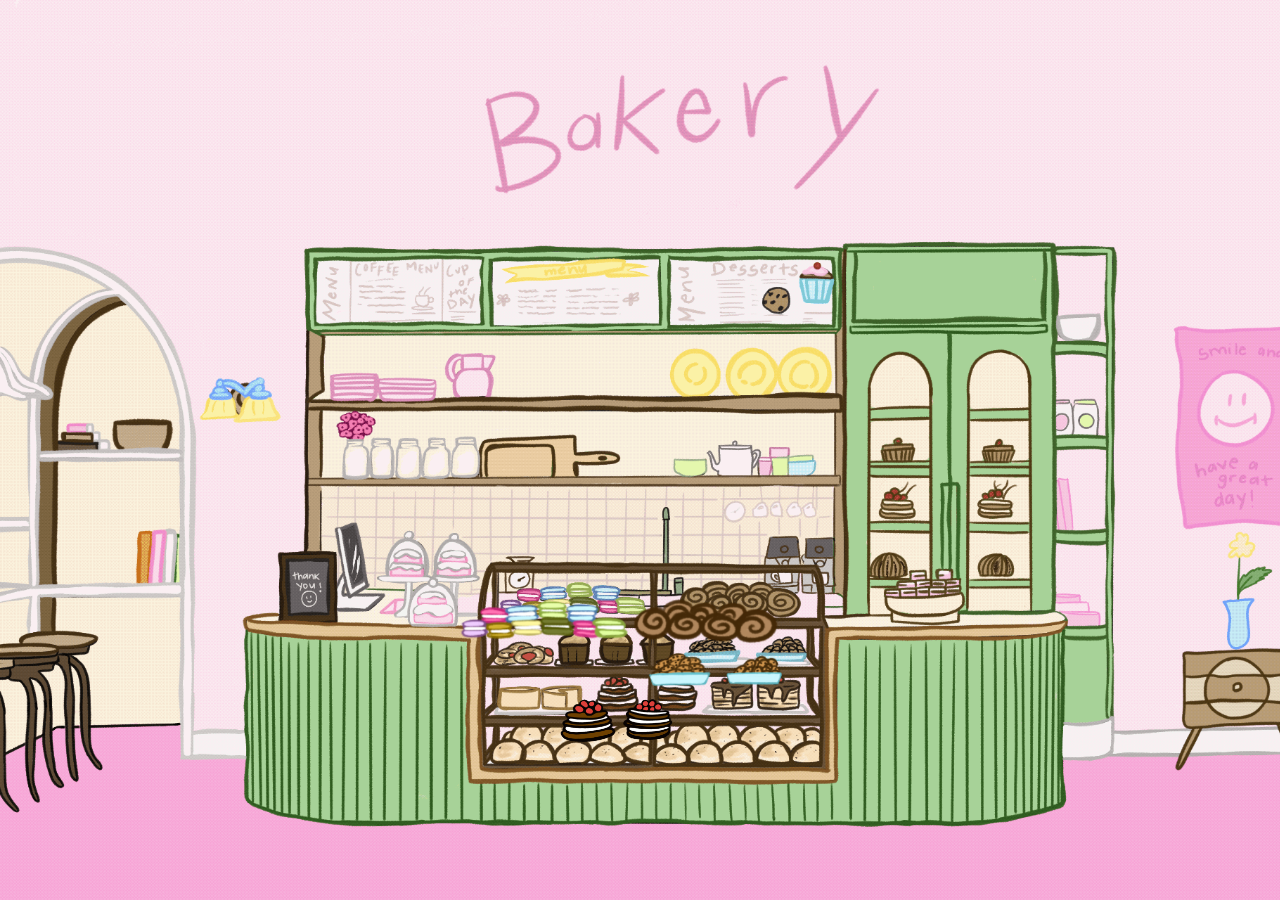
<file: index.html>
<!DOCTYPE html>
<html id="html_index" lang="en">

<head>
    <meta charset="UTF-8">
    <meta http-equiv="X-UA-Compatible" content="IE=edge">
    <meta name="viewport" content="width=device-width, initial-scale=1.0">

    <link rel="stylesheet" href="css/style.css">

    <title>Document</title>
</head>    

<body>
<a href="secondpage.html">
 <img id="cake" src="images/cakes.png" alt="">
</a>

<a href="thirdpage.html">
  <img id="cinnamon" src="images/cinnamon icon.png" alt="">
  </a>

<a href="fourthpage.html">
  <img id="macaroon" src="images/macaroons.png" alt="">
</a>

<a href="fifthpage.html">
  <img id="cookie" src="images/cookie.png" alt="">
</a>
</body>
</html>
</file>
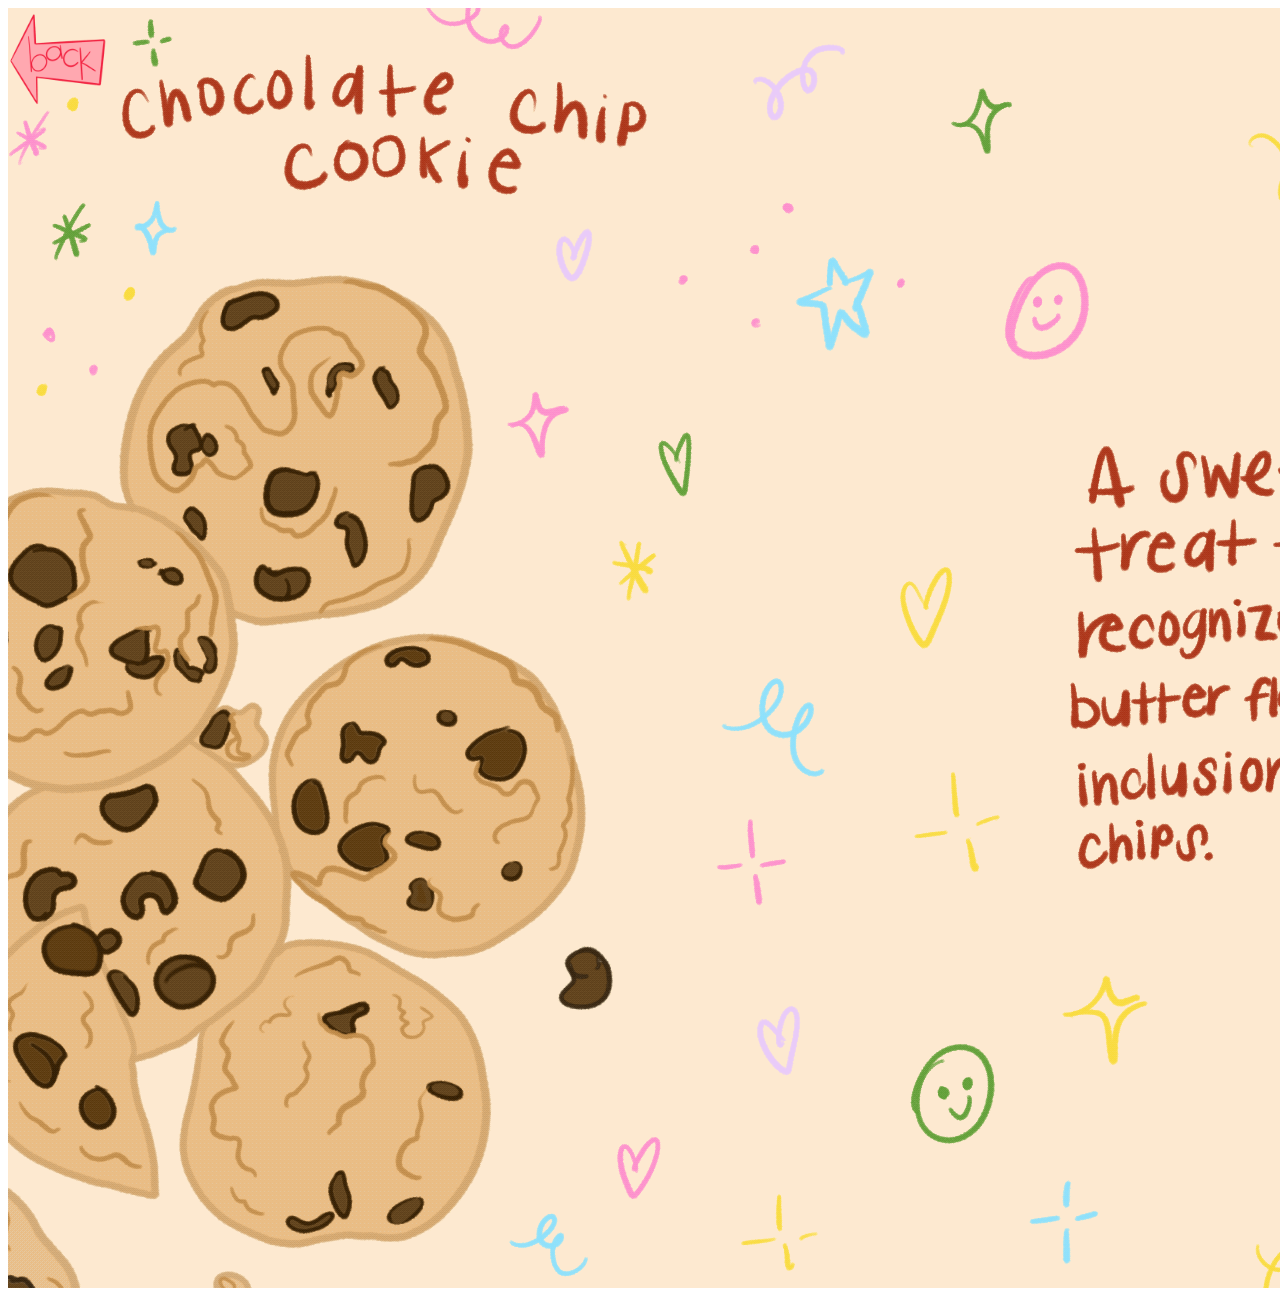
<file: fifthpage.html>
<!DOCTYPE html>
<html lang="en">
<head>
    <meta charset="UTF-8">
    <meta http-equiv="X-UA-Compatible" content="IE=edge">
    <meta name="viewport" content="width=device-width, initial-scale=1.0">
    <title>Document</title>
    <link rel="stylesheet" href="css/style.css">
</head>
<body>
    <a href="index.html">
        <img id="button" src="images/back.png" alt="back">
    </a>
    <img src="images/cookie.gif" alt="">
</body>
</html>
</file>
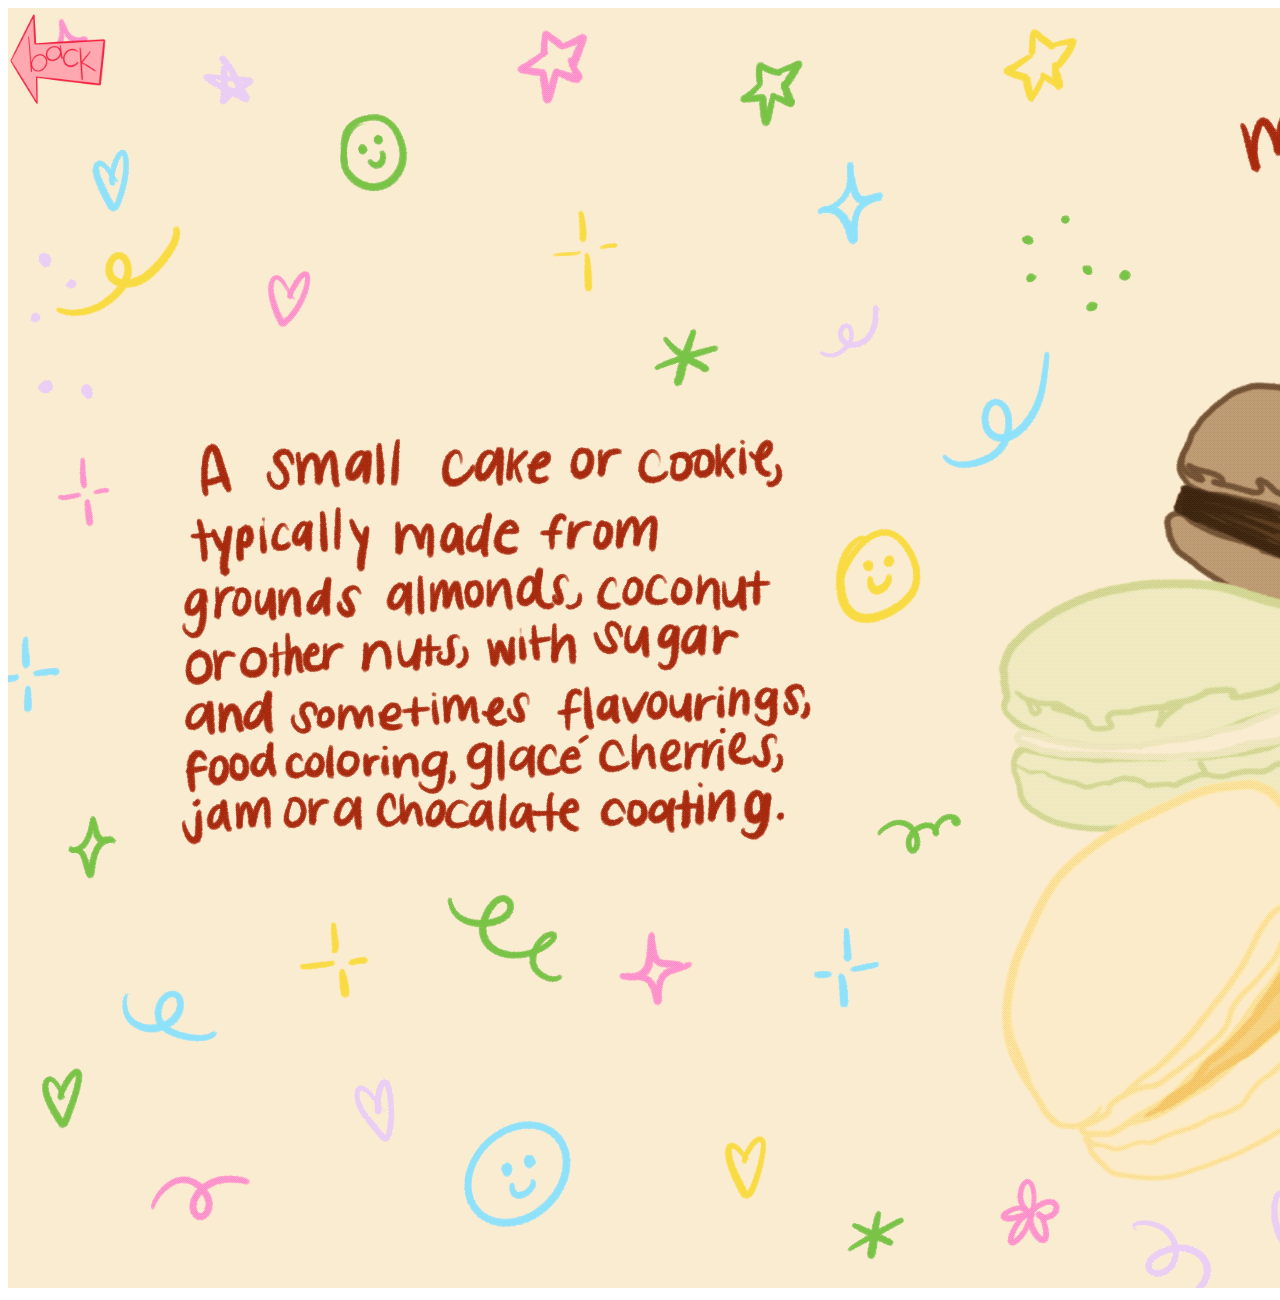
<file: fourthpage.html>
<!DOCTYPE html>
<html lang="en">
<head>
    <meta charset="UTF-8">
    <meta http-equiv="X-UA-Compatible" content="IE=edge">
    <meta name="viewport" content="width=device-width, initial-scale=1.0">
    <title>Document</title>
    <link rel="stylesheet" href="css/style.css">
</head>
<body>
    <a href="index.html">
        <img id="button" src="images/back.png" alt="back">
    </a>
    <img src="images/macaroons.gif" alt="">
</body>
</html>
</file>
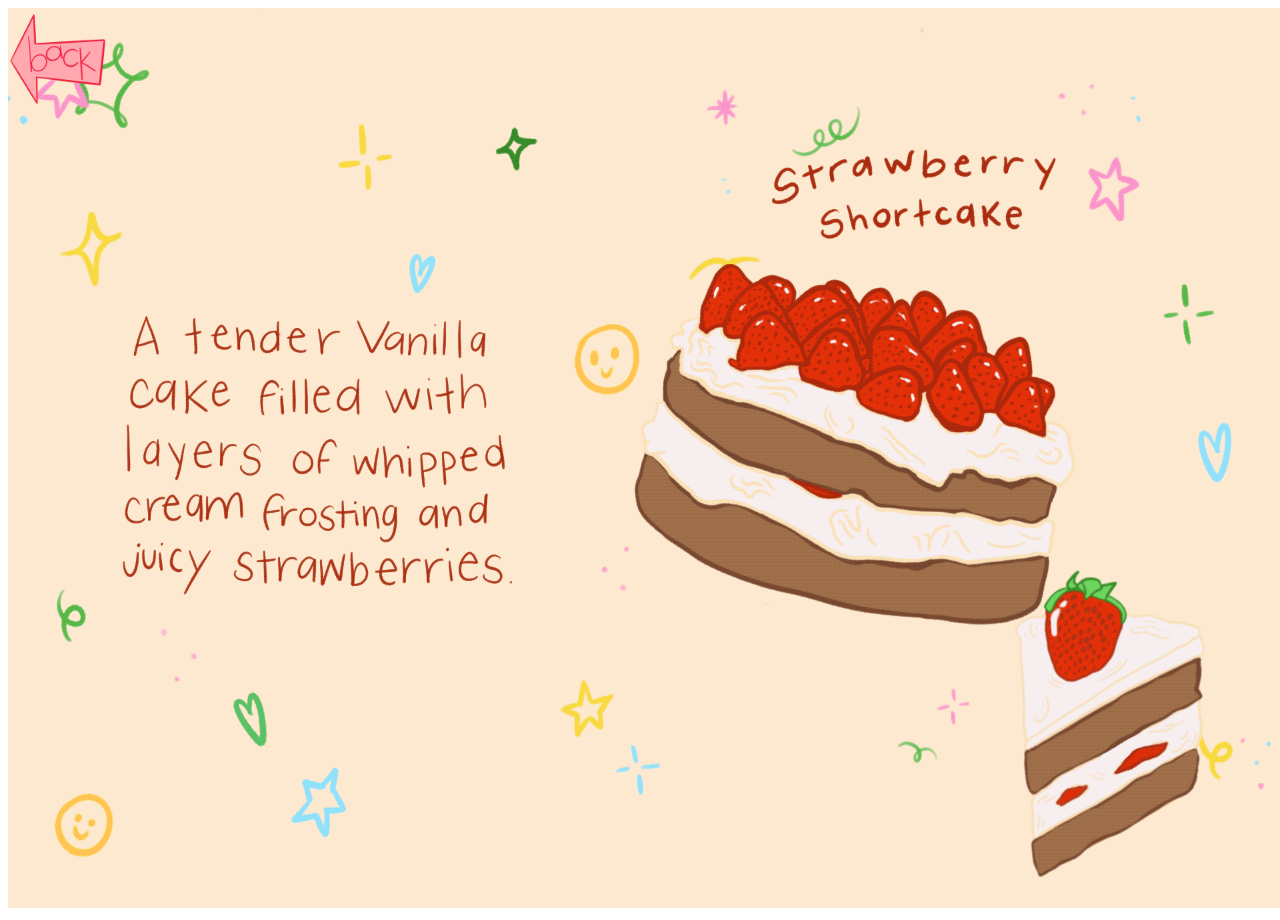
<file: secondpage.html>
<!DOCTYPE html>
<html lang="en">

<head>
    <meta charset="UTF-8">
    <meta http-equiv="X-UA-Compatible" content="IE=edge">
    <meta name="viewport" content="width=device-width, initial-scale=1.0">
    <title>Document</title>
    <link rel="stylesheet" href="css/style.css">
</head>

<body>

    <a href="index.html">
        <img id="button" src="images/back.png" alt="back">
    </a>

    <div><img id="strawberrycake" src="images/strawberry cake.gif"
    </div>
</body>

</html>
</file>
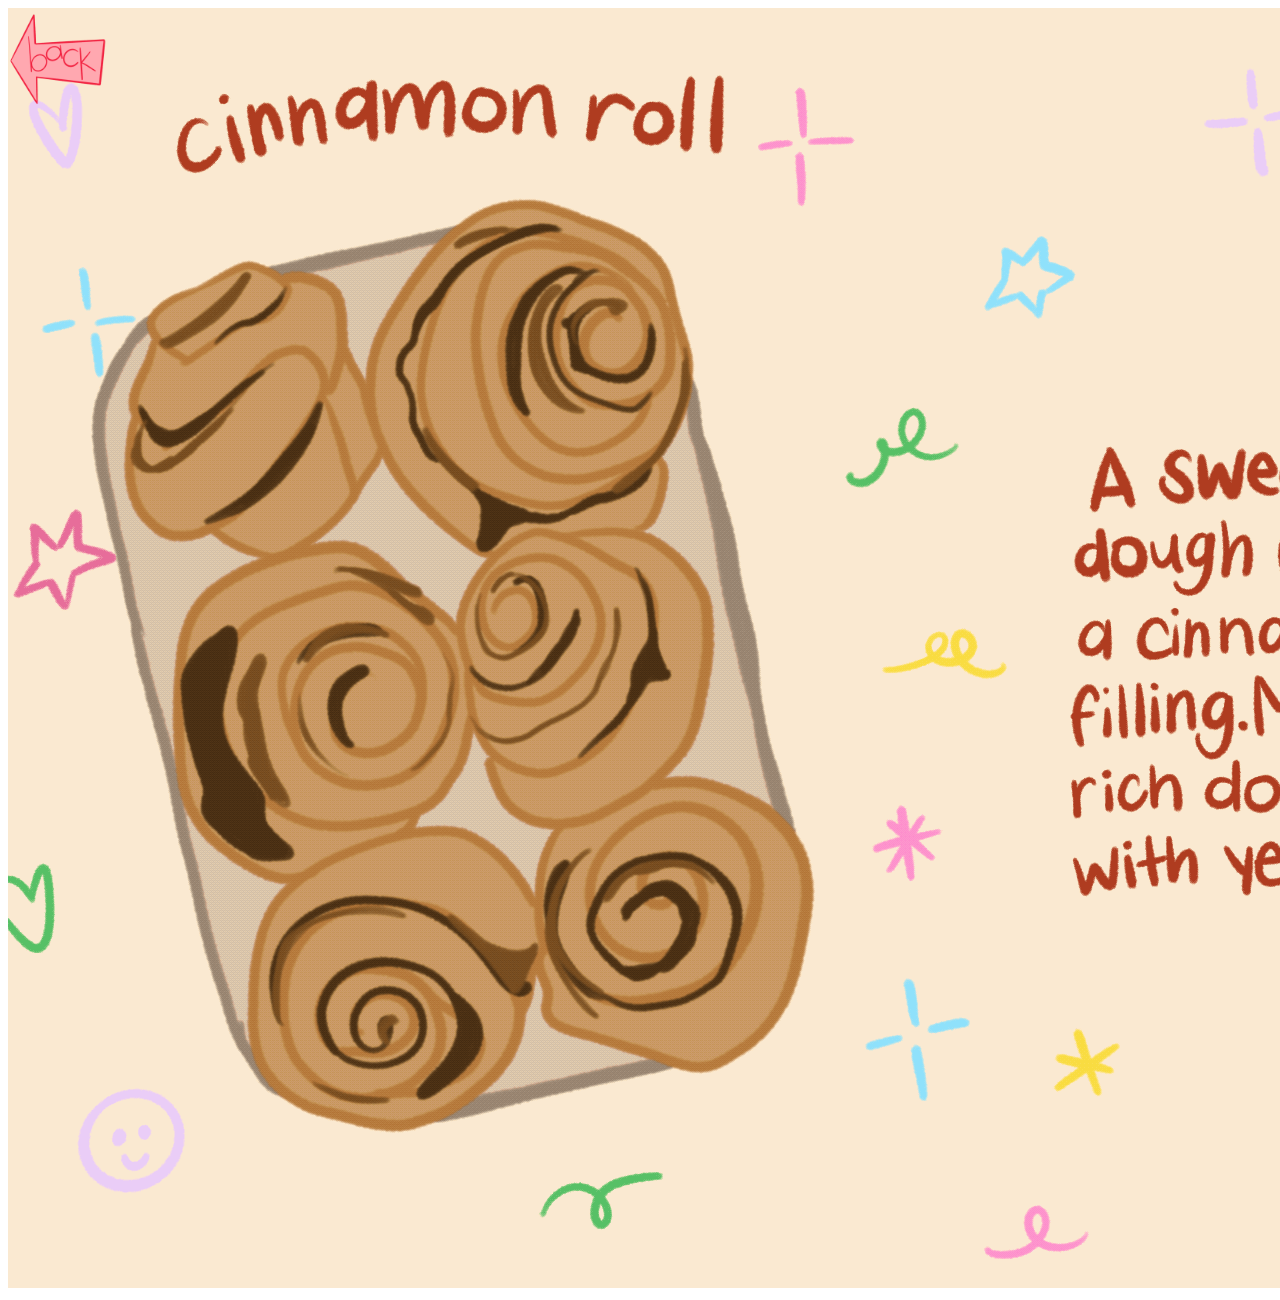
<file: thirdpage.html>
<!DOCTYPE html>
<html lang="en">
<head>
    <meta charset="UTF-8">
    <meta http-equiv="X-UA-Compatible" content="IE=edge">
    <meta name="viewport" content="width=device-width, initial-scale=1.0">
    <title>Document</title>
    <link rel="stylesheet" href="css/style.css">
</head>
<body>
    <a href="index.html">
        <img id="button" src="images/back.png" alt="back">
    </a>
    <img src="images/cinnamon.gif" alt="">
</body>
</html>
</file>
<file: css/style.css>
#html_index{
background-image: url('../images/bakery_main_page.gif');
background-repeat: no-repeat;
background-size: cover;
height:100vh;
width: 100vw;
}

body{
    overflow-y: auto;
}
/*
#mainpage{
    background-image: url(images/bakery main page.gif);
    height: 100vh;
    background-position: center;
    background-repeat: no-repeat;
    background-size: cover;
  }
*/

#cake{
    height: 9vh;
    position: absolute;
    z-index: index 2;;
    top: 75vh;
    left:43.5vw;
    transition: ease 1s;
}


#cake:hover{
    height: 10vh;
}


#cinnamon{
    height: 12%;
    position: absolute;
    z-index: index 3;;
    top: 63vh;
    left:49vw;
    transition: ease 1s;
}
#cinnamon:hover{
    height: 13%;
}
#macaroon{
        height: 14vh;
        position: absolute;
        z-index: index 4;;
        top: 62vh;
        left:35vw;
        transition: ease 1s;
    }
    #macaroon:hover{
        height: 15vh;
    }
#cookie{
    height: 11vh;
    position: absolute;
    z-index: index 5;;
    top: 68.5vh;
    left: 50vw;
    transition: ease 1s;
}

#cookie:hover{
    height: 12vh;
}

#button{
    height: 11vh;
    position: absolute;
    z-index: index 5;;
    top: 2;
    left: 5;
}

#strawberrycake{
    height:100vh;
    width: 100vw;
}
</file>
